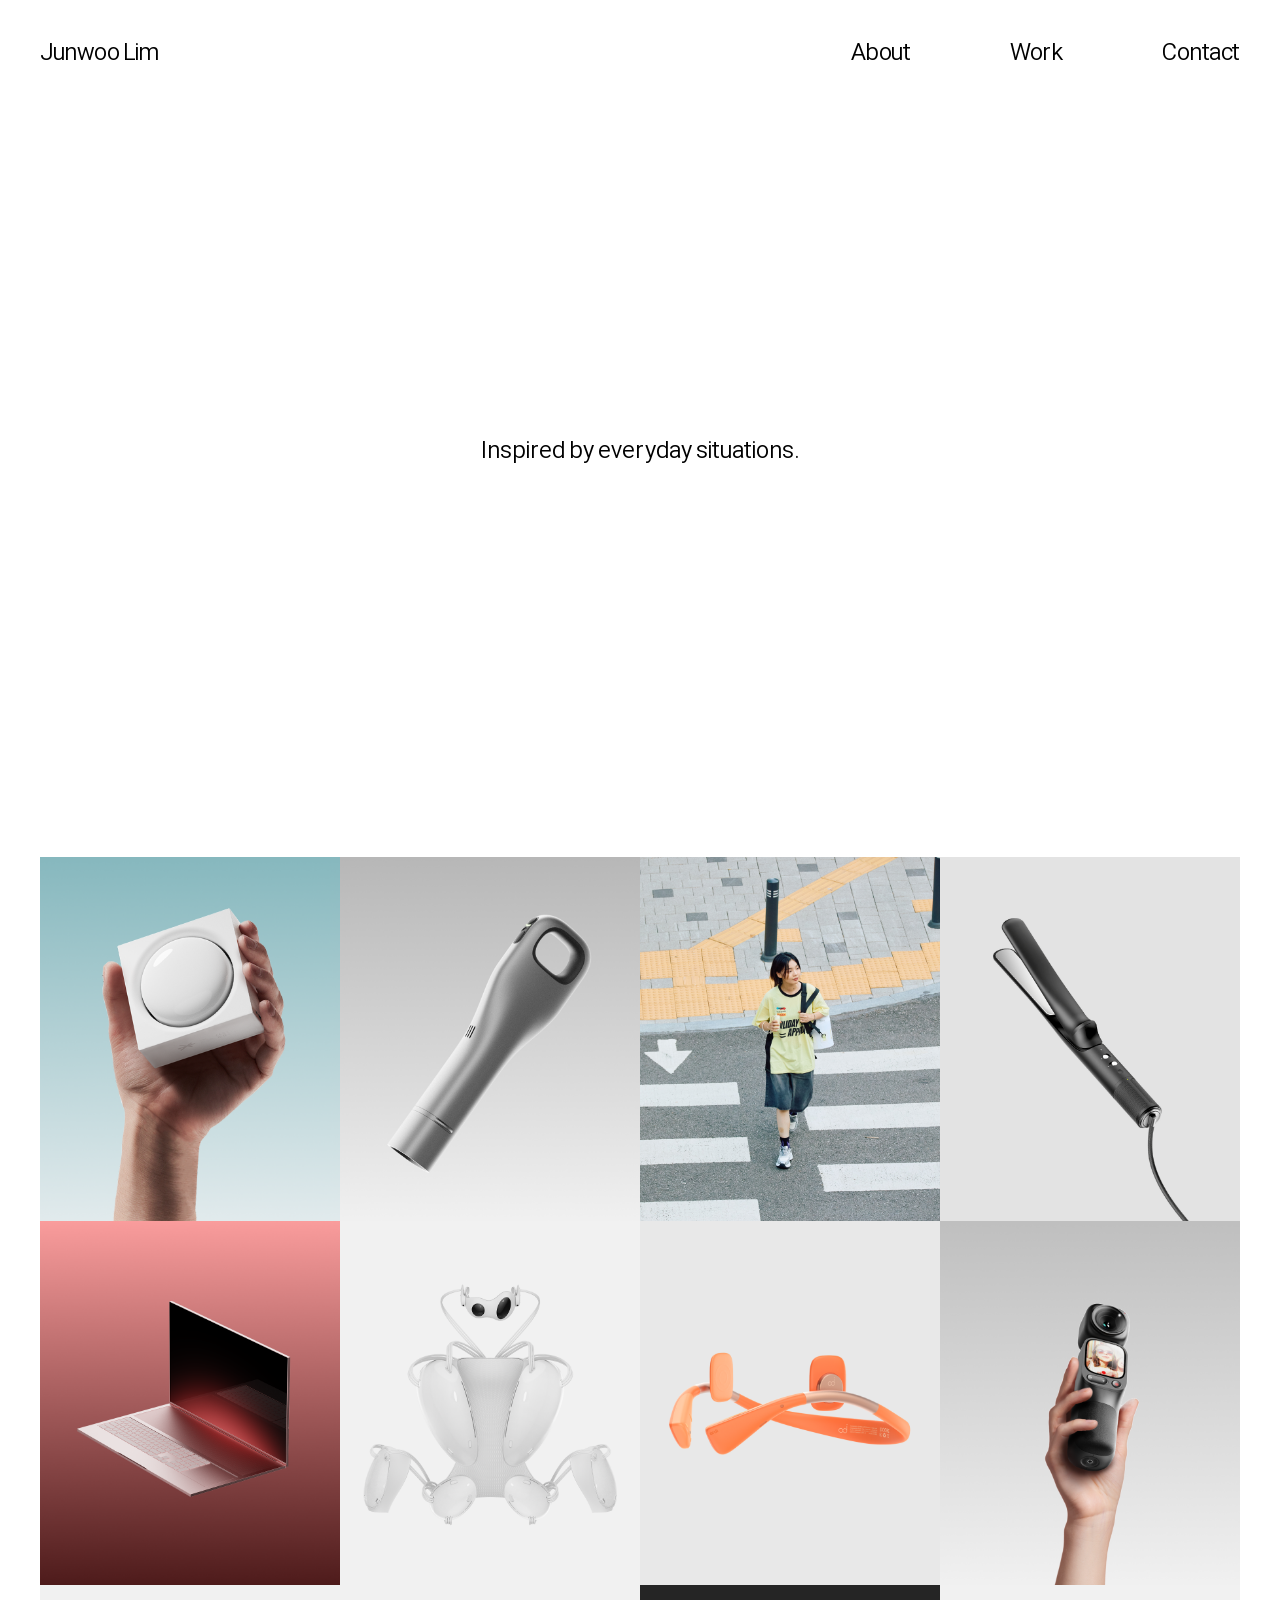
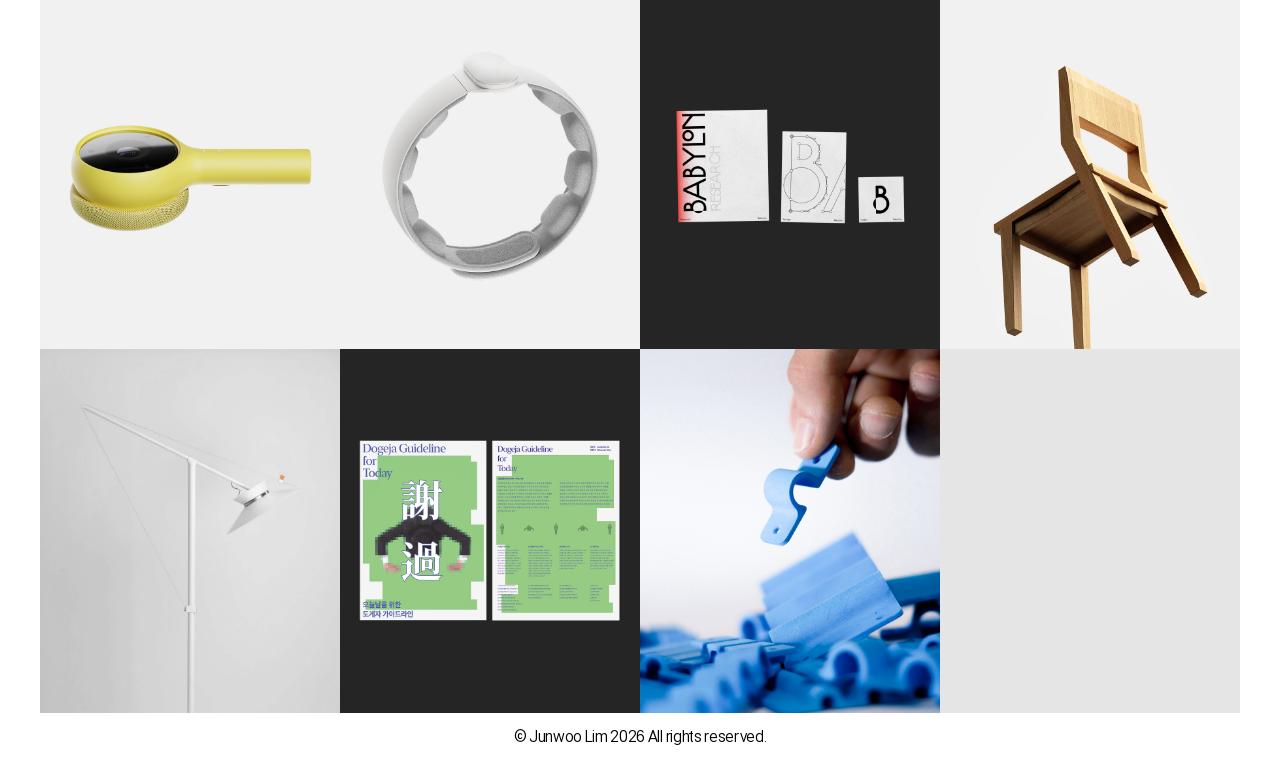
<file: index.html>
<!doctype html>
<html lang="en">
<head>
  <meta charset="utf-8">
  <meta name="viewport" content="width=device-width, initial-scale=1">
  <meta name="description" content="Junwoo Lim is an industrial designer born and based in Seoul, South Korea. Selected work across objects, technology and everyday experiences.">
  <meta name="theme-color" content="#ffffff">
  <script src="page-transitions.js"></script>
  <title>Junwoo Lim — Industrial Designer</title>
  <link rel="preload" href="assets/Freesentation-4Regular.woff2" as="font" type="font/woff2" crossorigin>
  <link rel="stylesheet" href="style.css">
  <script src="site-content.js" defer></script>
<script src="content.js" defer></script>
  <script src="design-slots.js" defer></script>
  <script src="app.js" defer></script>
<script src="ui.js" defer></script>
</head>
<body class="is-loading">
<div id="page-loader" role="status" aria-label="Loading"><svg class="loading-mark" aria-hidden="true" viewBox="0 0 363 113" xmlns="http://www.w3.org/2000/svg">
    <path d="M197.84 30.9515C197.635 55.9936 209.901 80.0177 249.766 87.9579L234.842 113C207.959 106.485 190.787 92.7423 181.28 74.5207C171.672 92.7423 154.5 106.485 127.923 113L113 87.9579C152.66 80.0177 164.926 55.9936 164.926 30.9515V30.7479L120.564 30.7479L120.564 4.48425L244.041 4.48425L244.041 30.7479L197.84 30.7479V30.9515Z"/>
    <path d="M305.983 0C337.006 0 362.577 24.0015 362.765 56.7116C362.577 89.2093 337.006 113.211 305.983 112.998C275.336 113.211 249.578 89.2093 249.766 56.7116C249.578 24.0015 275.336 0 305.983 0ZM305.983 29.3116C290.566 29.3116 278.157 39.0822 278.157 56.7116C278.157 74.1287 290.566 84.9612 305.983 84.7488C321.589 84.9612 333.622 74.1287 333.622 56.7116C333.622 39.0822 321.589 29.3116 305.983 29.3116Z"/>
    <path d="M56.2184 0C87.2414 0 112.812 24.0015 113 56.7116C112.812 89.2093 87.2414 113.211 56.2184 112.998C25.5715 113.211 -0.186995 89.2093 0.00102284 56.7116C-0.186995 24.0015 25.5715 0 56.2184 0ZM56.2184 29.3116C40.8009 29.3116 28.3917 39.0822 28.3917 56.7116C28.3917 74.1287 40.8009 84.9612 56.2184 84.7488C71.8239 84.9612 83.857 74.1287 83.857 56.7116C83.857 39.0822 71.8239 29.3116 56.2184 29.3116Z"/>
  </svg></div>
  <header class="site-header">
    <a class="wordmark" href="index.html" aria-label="Junwoo Lim — back to introduction">Junwoo Lim</a>
    <nav aria-label="Main navigation">
      <a href="about.html">About</a>
      <a href="#work">Work</a>
      <button class="contact-toggle" aria-expanded="false" aria-controls="contact-popover">Contact</button>
    </nav>
  <div id="contact-popover" class="contact-popover" hidden><a href="https://www.instagram.com/junwoo.lim/" target="_blank" rel="noopener noreferrer">@junwoo.lim</a><a href="mailto:junw0726@gmail.com">junw0726@gmail.com</a><span class="contact-phone">+82 10 5353 9357</span></div></header>
  <main>
    <section id="about" class="intro" aria-labelledby="intro-heading">
      <h1 id="intro-heading" class="visually-hidden">Junwoo Lim, industrial designer</h1>
      <p class="intro-copy">Inspired by everyday situations.</p>
    </section>
    <section id="work" class="work" aria-labelledby="work-heading">
      <h2 id="work-heading" class="visually-hidden">Selected work</h2>
      <div id="grid" class="work-grid">
        <figure class="work-card" aria-label="Speaker design">
          <div class="slide is-visible design-card speaker">
            <div class="speaker-crop"><img src="assets/figma-speaker.png" alt="Speaker design" fetchpriority="high"></div>
          </div>
        </figure>
        <figure class="work-card" aria-label="Object design">
          <div class="slide is-visible design-card object">
            <img class="object-art" src="assets/figma-object.png" alt="Object design" fetchpriority="high">
          </div>
        </figure>
        <figure class="work-card" aria-label="Everyday objects and experiences">
          <div class="slide is-visible design-card street">
            <img class="street-art" src="assets/figma-street.png" alt="Everyday objects and experiences">
          </div>
        </figure>
        <figure class="work-card" aria-label="Editorial design">
          <div class="slide is-visible design-card book">
            <div class="book-crop"><img src="assets/figma-book.png" alt="Editorial design"></div>
          </div>
        </figure>
      </div>
      <noscript><p class="noscript-note">Enable JavaScript to see the complete selected work gallery.</p></noscript>
    </section>
    <footer class="copyright">© Junwoo Lim 2026 All rights reserved.</footer>
  </main>
<aside id="project-panel" class="project-panel" aria-label="Project details" hidden><button class="panel-close" aria-label="Close project"><svg viewBox="0 0 16 16" width="12" height="12" aria-hidden="true"><path d="m3 3 10 10M13 3 3 13" fill="none" stroke="currentColor" stroke-width="1.2"/></svg></button><div id="project-content"></div></aside>
<div id="cursor" aria-hidden="true">
  <svg class="cur-mark" viewBox="0 0 363 113" xmlns="http://www.w3.org/2000/svg">
    <path d="M197.84 30.9515C197.635 55.9936 209.901 80.0177 249.766 87.9579L234.842 113C207.959 106.485 190.787 92.7423 181.28 74.5207C171.672 92.7423 154.5 106.485 127.923 113L113 87.9579C152.66 80.0177 164.926 55.9936 164.926 30.9515V30.7479L120.564 30.7479L120.564 4.48425L244.041 4.48425L244.041 30.7479L197.84 30.7479V30.9515Z"/>
    <path d="M305.983 0C337.006 0 362.577 24.0015 362.765 56.7116C362.577 89.2093 337.006 113.211 305.983 112.998C275.336 113.211 249.578 89.2093 249.766 56.7116C249.578 24.0015 275.336 0 305.983 0ZM305.983 29.3116C290.566 29.3116 278.157 39.0822 278.157 56.7116C278.157 74.1287 290.566 84.9612 305.983 84.7488C321.589 84.9612 333.622 74.1287 333.622 56.7116C333.622 39.0822 321.589 29.3116 305.983 29.3116Z"/>
    <path d="M56.2184 0C87.2414 0 112.812 24.0015 113 56.7116C112.812 89.2093 87.2414 113.211 56.2184 112.998C25.5715 113.211 -0.186995 89.2093 0.00102284 56.7116C-0.186995 24.0015 25.5715 0 56.2184 0ZM56.2184 29.3116C40.8009 29.3116 28.3917 39.0822 28.3917 56.7116C28.3917 74.1287 40.8009 84.9612 56.2184 84.7488C71.8239 84.9612 83.857 74.1287 83.857 56.7116C83.857 39.0822 71.8239 29.3116 56.2184 29.3116Z"/>
  </svg>
  <svg class="cur-star" viewBox="105 -12 153 136" xmlns="http://www.w3.org/2000/svg">
    <path d="M119.5 56.5 L150.5 56.5 C181.5 56.5, 212.5 56.5, 243.5 56.5"/>
    <path d="M212.5 2.81 L193.28 36.1 C181.38 56.71, 168.6 78.83, 150.5 110.19"/>
    <path d="M150.5 2.81 L169.72 36.1 C181.62 56.71, 194.4 78.83, 212.5 110.19"/>
  </svg>
</div>
</body>
</html>
</file>
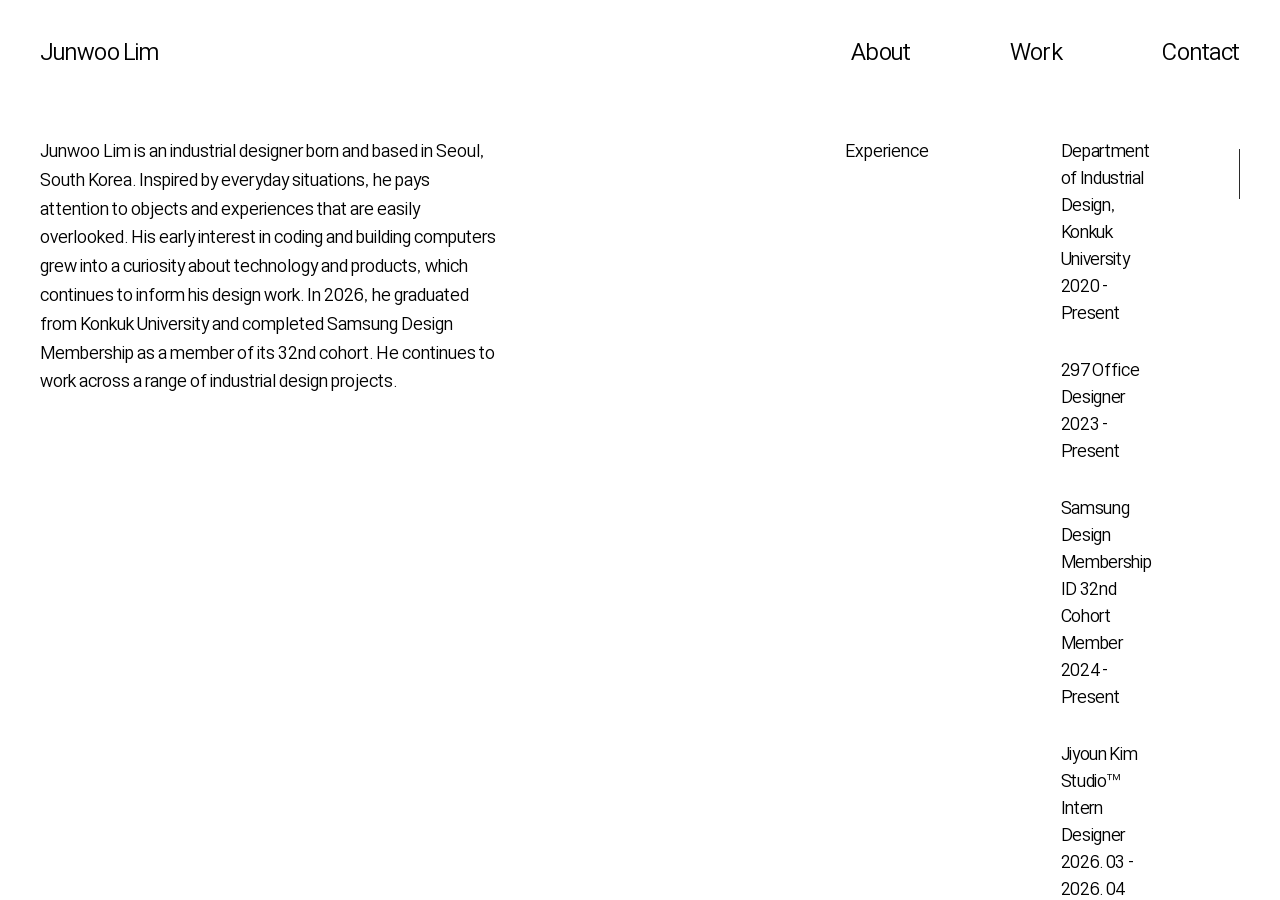
<file: about.html>
<!doctype html>
<html lang="en">
<head>
  <meta charset="utf-8">
  <meta name="viewport" content="width=device-width, initial-scale=1">
  <meta name="description" content="Junwoo Lim is an industrial designer born and based in Seoul, South Korea. Selected work across objects, technology and everyday experiences.">
  <meta name="theme-color" content="#ffffff">
  <script src="page-transitions.js"></script>
  <title>About — Junwoo Lim</title>
  <link rel="preload" href="assets/Freesentation-4Regular.woff2" as="font" type="font/woff2" crossorigin>
  <link rel="stylesheet" href="style.css">
  <script src="site-content.js" defer></script>
<script src="content.js" defer></script>
  
<script src="ui.js" defer></script>
</head>
<body class="about-page"><header class="site-header">
    <a class="wordmark" href="index.html" aria-label="Junwoo Lim — back to introduction">Junwoo Lim</a>
    <nav aria-label="Main navigation">
      <a href="about.html" aria-current="page">About</a>
      <a href="index.html#work">Work</a>
      <button class="contact-toggle" aria-expanded="false" aria-controls="contact-popover">Contact</button>
    </nav>
  <div id="contact-popover" class="contact-popover" hidden><a href="https://www.instagram.com/junwoo.lim/" target="_blank" rel="noopener noreferrer">@junwoo.lim</a><a href="mailto:junw0726@gmail.com">junw0726@gmail.com</a><span class="contact-phone">+82 10 5353 9357</span></div></header><main class="about-layout"><p class="biography"></p><div class="resume-scroll" tabindex="0" aria-label="Experience, awards and exhibitions"></div></main><div id="cursor" aria-hidden="true">
  <svg class="cur-mark" viewBox="0 0 363 113" xmlns="http://www.w3.org/2000/svg">
    <path d="M197.84 30.9515C197.635 55.9936 209.901 80.0177 249.766 87.9579L234.842 113C207.959 106.485 190.787 92.7423 181.28 74.5207C171.672 92.7423 154.5 106.485 127.923 113L113 87.9579C152.66 80.0177 164.926 55.9936 164.926 30.9515V30.7479L120.564 30.7479L120.564 4.48425L244.041 4.48425L244.041 30.7479L197.84 30.7479V30.9515Z"/>
    <path d="M305.983 0C337.006 0 362.577 24.0015 362.765 56.7116C362.577 89.2093 337.006 113.211 305.983 112.998C275.336 113.211 249.578 89.2093 249.766 56.7116C249.578 24.0015 275.336 0 305.983 0ZM305.983 29.3116C290.566 29.3116 278.157 39.0822 278.157 56.7116C278.157 74.1287 290.566 84.9612 305.983 84.7488C321.589 84.9612 333.622 74.1287 333.622 56.7116C333.622 39.0822 321.589 29.3116 305.983 29.3116Z"/>
    <path d="M56.2184 0C87.2414 0 112.812 24.0015 113 56.7116C112.812 89.2093 87.2414 113.211 56.2184 112.998C25.5715 113.211 -0.186995 89.2093 0.00102284 56.7116C-0.186995 24.0015 25.5715 0 56.2184 0ZM56.2184 29.3116C40.8009 29.3116 28.3917 39.0822 28.3917 56.7116C28.3917 74.1287 40.8009 84.9612 56.2184 84.7488C71.8239 84.9612 83.857 74.1287 83.857 56.7116C83.857 39.0822 71.8239 29.3116 56.2184 29.3116Z"/>
  </svg>
  <svg class="cur-star" viewBox="105 -12 153 136" xmlns="http://www.w3.org/2000/svg">
    <path d="M119.5 56.5 L150.5 56.5 C181.5 56.5, 212.5 56.5, 243.5 56.5"/>
    <path d="M212.5 2.81 L193.28 36.1 C181.38 56.71, 168.6 78.83, 150.5 110.19"/>
    <path d="M150.5 2.81 L169.72 36.1 C181.62 56.71, 194.4 78.83, 212.5 110.19"/>
  </svg>
</div>
</body></html>
</file>
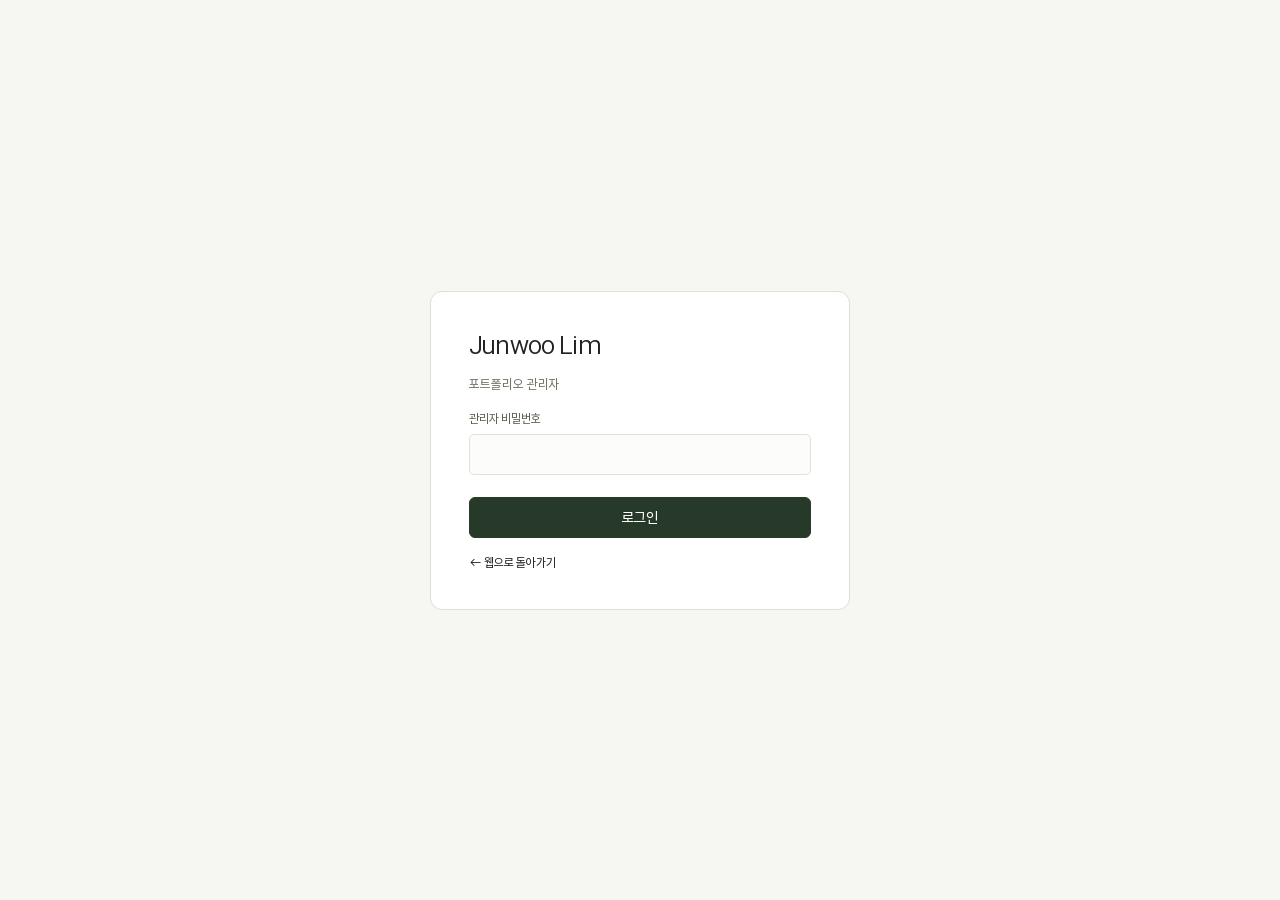
<file: login.html>
<!doctype html><html lang="ko"><head><meta charset="utf-8"><meta name="viewport" content="width=device-width,initial-scale=1"><title>관리자 로그인 · Junwoo Lim</title><link rel="stylesheet" href="admin.css"><script src="login.js" defer></script><style>body{min-height:100svh;display:grid;place-items:center}.login{width:min(420px,calc(100% - 40px));padding:38px;background:white;border:1px solid #dedfd9;border-radius:12px}.login h1{font-size:26px}.login button{width:100%;margin-top:22px}.login p{font-size:14px;color:#6c7765}#login-status{color:#a24b3e;white-space:pre-wrap}.login a{font-size:13px}</style></head><body><form class="login" id="login-form"><h1>Junwoo Lim</h1><p>포트폴리오 관리자</p><label for="password">관리자 비밀번호</label><input id="password" type="password" autocomplete="current-password" required maxlength="1024"><button class="primary" type="submit">로그인</button><p id="login-status" role="status" aria-live="polite"></p><a href="/">← 웹으로 돌아가기</a></form></body></html>
</file>
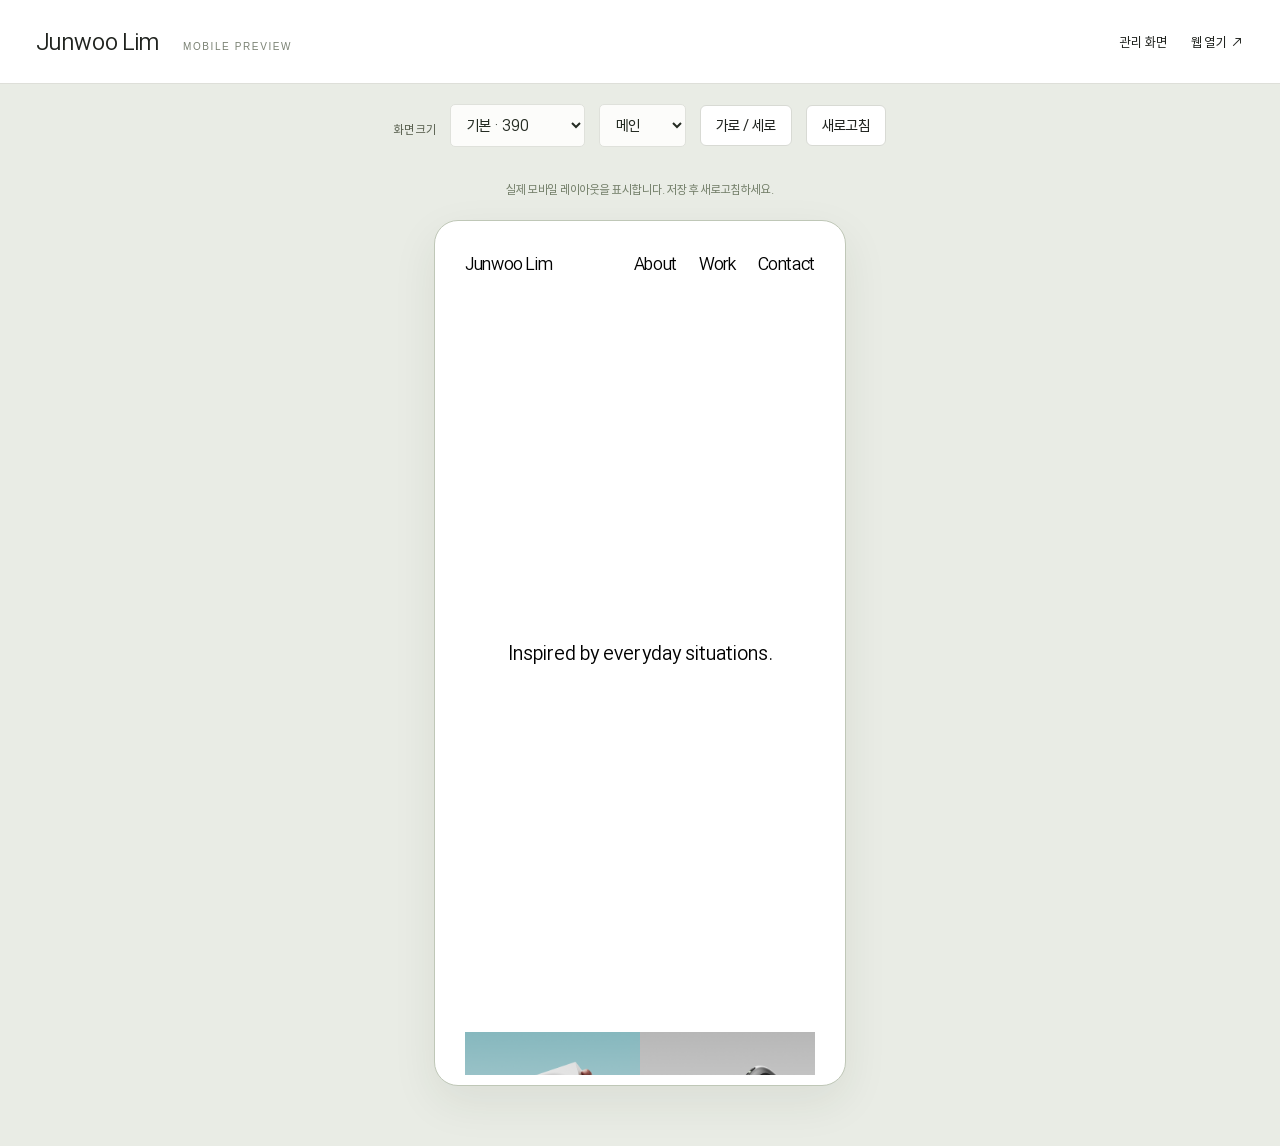
<file: mobile.html>
<!doctype html><html lang="ko"><head><meta charset="utf-8"><meta name="viewport" content="width=device-width,initial-scale=1"><title>Junwoo Lim · 모바일 미리보기</title><link rel="stylesheet" href="admin.css"><style>body{background:#e9ece5}.preview-toolbar{display:flex;justify-content:center;align-items:center;gap:14px;flex-wrap:wrap;padding:20px}.preview-toolbar select{width:auto}.phone{margin:20px auto 60px;padding:10px;border:1px solid #bfc7b7;background:#fff;border-radius:24px;width:max-content;box-shadow:0 16px 45px #24371b14}iframe{display:block;border:0;border-radius:16px;width:390px;height:844px;background:#fff}.preview-label{text-align:center;color:#75806b;font-size:13px}@media(max-width:480px){.phone{padding:0;border:0;border-radius:0;margin:0 auto}.phone iframe{border-radius:0}.preview-toolbar{padding:14px;gap:8px}header .brand{font-size:18px}header{flex-wrap:wrap}}</style><script src="mobile.js" defer></script></head><body><header><a class="brand" href="admin.html">Junwoo Lim <span>MOBILE PREVIEW</span></a><div class="actions"><a href="admin.html">관리 화면</a><a href="index.html" target="_blank">웹 열기 ↗</a></div></header><div class="preview-toolbar"><label for="size">화면 크기</label><select id="size"><option value="320,740">작은 화면 · 320</option><option value="390,844" selected>기본 · 390</option><option value="430,932">큰 화면 · 430</option></select><select id="page" aria-label="미리보기 페이지"><option value="index.html">메인</option><option value="index.html#work">작업물</option><option value="about.html">About</option></select><button id="rotate">가로 / 세로</button><button id="refresh">새로고침</button></div><p class="preview-label">실제 모바일 레이아웃을 표시합니다. 저장 후 새로고침하세요.</p><div class="phone"><iframe id="preview" title="모바일 포트폴리오 미리보기" src="index.html"></iframe></div></body></html>
</file>
<file: style.css>
@font-face {
  font-family: Freesentation;
  src: url('assets/Freesentation-4Regular.woff2') format('woff2');
  font-style: normal;
  font-weight: 400;
  font-display: swap;
}
:root {
  --margin: 40px;
  --peek: 43px;
  --fade: 650ms;
  --ink: #2a2a2a;
  --text-ink: #000000;
  /* Difference blending: #fff - #d5d5d5 = #2a2a2a on a white background. */
  --cursor-ink: #d5d5d5;
}
* { box-sizing: border-box; }
html { scrollbar-width: none; }
html::-webkit-scrollbar { display: none; }
body { margin: 0; color:var(--text-ink); background: #fff; font-family: Freesentation, Arial, sans-serif; font-weight: 400; }
a { color: inherit; text-decoration: none; }
a:focus-visible { outline: 1px solid currentColor; outline-offset: 8px; }
.site-header {
  position: fixed;
  z-index: 20;
  inset: 40px var(--margin) auto;
  display: flex;
  align-items: flex-start;
  justify-content: space-between;
  pointer-events: none;
  font-size: 24px;
  line-height: 1;
  letter-spacing: -.02em;
}
.site-header a { pointer-events: auto; }
.site-header nav { display: flex; gap: 100px; }
.site-header a { transition: opacity 160ms ease; }
.site-header a:hover { opacity: .5; }
.site-header a,
.intro-copy { text-box-trim: trim-both; text-box-edge: cap alphabetic; }
.intro { position: relative; height: calc(100svh - var(--peek)); min-height: 600px; }
.intro-copy {
  position: absolute;
  left: 50%;
  top: 50svh;
  transform: translate(-50%, -50%);
  width: min(804px, calc(100% - 2 * var(--margin)));
  margin: 0;
  font-size: 24px;
  line-height: 1.6;
  text-align: center;
}
.work { margin: 0 var(--margin); }
.work-grid { display: grid; grid-template-columns: repeat(4, minmax(0, 1fr)); gap: 0; }
.work-card { position: relative; min-width: 0; aspect-ratio: 459 / 557; margin: 0; overflow: hidden; background: #e5e5e5; }
.slide { position: absolute; inset: 0; overflow: hidden; opacity: 0; transition: opacity var(--fade) cubic-bezier(.4, 0, .2, 1); }
.slide.is-visible { opacity: 1; }
.slide > .gallery-image { display: block; width: 100%; height: 100%; object-fit: cover; }
.design-card img { display: block; max-width: none; }
.speaker { background: linear-gradient(#87b8bf, #e2ebed); }
.speaker-crop { position: absolute; left: 15.835%; top: 11.331%; width: 68.537%; height: 88.669%; overflow: hidden; }
.speaker-crop img { position: absolute; width: 321.9%; height: 134.55%; left: -104.31%; top: -34.51%; }
.object { background: linear-gradient(#b8b8b8, #f1f1f1); }
.object-art { position: absolute; left: 50.15%; top: 52.268%; width: 80.925%; height: 81.409%; transform: translate(-50%, -50%) rotate(3.63deg); object-position: bottom; }
.street { background: #e5e5e5; }
.street-art { position: absolute; left: -4.772%; top: -14.028%; width: 107.159%; height: 134.353%; object-fit: contain; }
.book { background: #e3e3e3; }
.book-crop { position: absolute; left: 15.47%; top: 0; width: 69.28%; height: 100%; overflow: hidden; }
.book-crop img { position: absolute; width: 243.46%; height: 100.03%; left: -72.78%; top: -.02%; }
.contact { position: relative; min-height: 65svh; padding: 130px var(--margin) 90px; display: flex; flex-direction: column; align-items: center; justify-content: center; text-align: center; font-size: 24px; line-height: 1.6; }
.contact h2 { font-size: inherit; font-weight: 400; margin: 0 0 40px; }
.contact p { margin: 0; }
.contact-details { margin-top: 12px !important; }
.contact-details a { text-decoration: underline; text-underline-offset: 5px; }
.back-top { display: inline-block; font-size: 18px; margin-top: 70px; }
.back-top span { margin-left: 8px; }
.noscript-note { padding: 25px 0; }
.visually-hidden { position: absolute; width: 1px; height: 1px; padding: 0; margin: -1px; overflow: hidden; clip-path: inset(50%); white-space: nowrap; border: 0; }
.skip-link { position: fixed; top: 8px; left: 8px; z-index: 50; padding: 12px 16px; color: #fff; background:var(--ink); transform: translateY(-160%); }
.skip-link:focus { transform: translateY(0); }
@media (max-width: 1100px) {
  .site-header nav { gap: clamp(28px, 5.2vw, 70px); }
  .intro-copy { width: min(804px, calc(100% - 120px)); }
}
@media (max-width: 700px) {
  :root { --margin: 20px; --peek: 43px; }
  .site-header { top: 24px; font-size: 18px; }
  .site-header nav { gap: 22px; }
  .intro { min-height: 620px; }
  .intro-copy { top: max(50svh, 310px); width: calc(100% - 48px); font-size: 20px; line-height: 1.6; }
  .contact { font-size: 20px; }
}
@media (max-width: 360px) {
  .site-header { font-size: 16px; }
  .site-header nav { gap: 14px; }
  .intro-copy { font-size: 18px; }
}
@media (prefers-reduced-motion: reduce) {
  .slide, .site-header a { transition: none; }
}
/* Page 3: independent About and half-width project canvas. */
.site-header::before { content:''; position:absolute; z-index:-1; top:-40px; left:calc(-1 * var(--margin)); right:calc(-1 * var(--margin)); height:87px; background:#fff; }
.intro { min-height:0; }
.intro-copy { width:auto; white-space:nowrap; }
.work { scroll-margin-top:87px; }
.work-grid { transition:width 500ms cubic-bezier(.22,.61,.36,1); width:100%; }
.work-card { cursor:pointer; }
.work-card:focus-visible { outline:2px solid var(--ink); outline-offset:-4px; z-index:1; }
.design-crop { position:absolute; overflow:hidden; }
.design-crop img { position:absolute; max-width:none; }
.composition-speaker { background:linear-gradient(#87b8bf,#e2ebed); }
.composition-object { background:linear-gradient(#b8b8b8,#f1f1f1); }
.composition-object .design-crop { overflow:visible; }
.composition-object img { transform:rotate(3.63deg) scale(.93); }
.composition-street { background:#e5e5e5; }
.composition-street img { object-fit:contain; }
.composition-book { background:#e3e3e3; }
.composition-pink { background:linear-gradient(#bbb,#f1f1f1); }
.pink-vector { position:absolute; left:-4.825%; top:68.773%; width:508.308px; height:260.475px; transform-origin:top left; transform:scale(var(--tile-scale,1)); }
.composition-robot,.composition-small,.composition-belt,.composition-edit,.composition-photo,.composition-scene { background:#f1f1f1; }
.composition-orange { background:#e8e8e8; }
.composition-camera { background:linear-gradient(#bfbfbf,#f1f1f1); }
.composition-book2,.composition-dark { background:#252525; }
.composition-last { background:linear-gradient(#ababab,#f1f1f1); }
.project-panel { position:fixed; z-index:15; top:0; right:0; bottom:0; width:51.15%; padding:87px 30px 30px; background:#fff; overflow-y:auto; overscroll-behavior:contain; transform:translateX(100%); transition:transform 500ms cubic-bezier(.22,.61,.36,1); scrollbar-width:thin; }
.project-panel[hidden] { display:none; }
.detail-open .project-panel { transform:translateX(0); }
.detail-open .work-grid { width:48.8%; grid-template-columns:repeat(2,minmax(0,1fr)); }
.detail-open .intro { display:none; }
.detail-open .work { padding-top:87px; }
.detail-open .contact { display:none; }
.panel-close { position:fixed; z-index:2; top:63px; right:30px; font:inherit; font-size:14px; background:white; border:0; padding:2px 0 4px 12px; cursor:pointer; }
.detail-hero { position:relative; aspect-ratio:922/654; overflow:hidden; background:#f1f1f1; }
.detail-hero .slide { opacity:1; }
.detail-hero .composition-belt .design-crop { left:22.89% !important; top:11.31% !important; width:54.12% !important; height:79.97% !important; }
.detail-caption { margin:30px 0 40px; max-width:705px; font-size:18px; line-height:1.6; }
.detail-caption h2 { font-size:18px; font-weight:400; margin:0; }
.detail-image { display:block; width:100%; height:auto; margin:0 0 30px; }
.detail-secondary { margin-top:40px; }
.about-layout { padding:137px var(--margin) 0; display:grid; grid-template-columns:minmax(0,705fr) minmax(0,529fr) minmax(0,606fr); height:100svh; overflow:hidden; }
.biography { grid-column:1; margin:0; font-size:18px; line-height:1.6; text-box-trim:trim-both; text-box-edge:cap alphabetic; }
.resume-scroll { grid-column:3; height:100%; overflow-y:auto; overscroll-behavior:contain; padding:0 40px 80px 0; scrollbar-width:thin; }
.resume-section { display:grid; grid-template-columns:216fr 299fr; column-gap:0; margin:0 0 90px; font-size:18px; line-height:1.5; }
.resume-section h2 { margin:0; font-size:18px; font-weight:400; }
.resume-section p { margin:0 0 30px; color:var(--text-ink); letter-spacing:-.02em; }
.resume-section p:last-child { margin:0; }
@media(max-width:1100px) { .about-layout { grid-template-columns:1fr 1fr; gap:8vw; } .resume-scroll { grid-column:2; padding-right:0; } .resume-section { grid-template-columns:110px 1fr; } }
@media(max-width:700px) {
 .site-header::before { top:-24px; height:72px; }
 .intro-copy { font-size:20px; top:50svh; }
 .intro { min-height:0; }
 .work { scroll-margin-top:72px; }
 .work-grid { grid-template-columns:repeat(2,minmax(0,1fr)); }
 .project-panel { width:100%; top:72px; padding:30px 20px; }
 .panel-close { top:4px; right:20px; }
 .detail-open .work-grid { width:100%; transform:translateX(-25%); opacity:.4; }
 .detail-open .work { padding-top:72px; }
 .about-layout { padding-top:110px; display:flex; flex-direction:column; gap:40px; }
 .biography { font-size:16px; flex-shrink:0; }
 .resume-scroll { min-height:0; width:100%; }
 .resume-section { font-size:16px; grid-template-columns:110px 1fr; margin-bottom:55px; }
 .resume-section h2 { font-size:16px; }
}
@media(prefers-reduced-motion:reduce) { .work-grid,.project-panel { transition:none; } }
.composition-object .design-crop { left:9.68% !important; top:11.56% !important; width:80.925% !important; height:81.409% !important; }
.composition-object img { transform:rotate(3.63deg); object-position:bottom; }
.resume-scroll { padding-right:91px; }
.resume-section { grid-template-columns:216px minmax(0,1fr); }
.resume-section p,.resume-section h2 { text-box-trim:trim-both; text-box-edge:cap alphabetic; }
.resume-section:not(:first-child) { line-height:1.25; }
.panel-close { position:sticky; top:0; float:right; margin:0 8px -26px 0; transform:translateY(8px); padding:4px 8px; }
.detail-hero:not(.composition-belt):not(.original-project) .slide { left:20.75%; width:58.5%; background:none; }
@media(max-width:1100px) { .resume-scroll { padding-right:0; } .resume-section { grid-template-columns:110px minmax(0,1fr); } }
@media(max-width:700px) { .panel-close { top:0; right:auto; } }
/* Requested navigation, footer, and original vector cursor. */
.site-header::before { content:none; }
.detail-open .site-header::before { content:''; left:auto; right:calc(-1 * var(--margin)); width:51.15vw; top:-40px; height:87px; background:#fff; }
.contact-toggle { font:inherit; letter-spacing:inherit; line-height:inherit; color:inherit; background:none; border:0; padding:0; pointer-events:auto; cursor:pointer; text-box-trim:trim-both; text-box-edge:cap alphabetic; }
.contact-toggle:hover { opacity:.5; }
.contact-toggle:focus-visible,.panel-close:focus-visible { outline:1px solid currentColor; outline-offset:6px; }
.contact-popover { position:absolute; right:0; top:40px; padding:16px 20px; background:white; border:1px solid #e5e5e5; font-size:18px; line-height:1.6; letter-spacing:-.02em; pointer-events:auto; }
.contact-popover[hidden] { display:none; }
.contact-popover a { display:block; white-space:nowrap; }
.copyright { text-align:center; margin:40px var(--margin) 0; padding-bottom:40px; font-family:Freesentation,Arial,sans-serif; font-size:14pt; font-weight:400; line-height:1.2; letter-spacing:-.02em; text-box-trim:trim-start; text-box-edge:cap alphabetic; }
.detail-open .copyright { display:none; }
.panel-close { display:flex; align-items:center; justify-content:center; width:24px; height:24px; padding:6px; background:none; border:0; box-shadow:none; border-radius:0; color:var(--ink); }
.panel-close svg { display:block; flex:none; }
#cursor { position:fixed; left:0; top:0; z-index:300; width:0; height:0; pointer-events:none; mix-blend-mode:difference; opacity:0; will-change:transform; }
#cursor svg { position:absolute; left:0; top:0; height:auto; }
#cursor .cur-mark { display:block; width:40px; transform:translate(-50%,-50%); }
#cursor .cur-mark path { fill:var(--cursor-ink); }
#cursor .cur-star { display:none; width:25px; transform:translate(-50%,-50%); fill:none; stroke:var(--cursor-ink); stroke-width:28; stroke-linecap:butt; }
body.star-cursor #cursor .cur-mark { display:none; }
body.star-cursor #cursor .cur-star { display:block; animation:starSpin 2600ms cubic-bezier(.65,0,.35,1) infinite; }
@keyframes starSpin { 0% { transform:translate(-50%,-50%) rotate(0deg); } 42.31%,100% { transform:translate(-50%,-50%) rotate(360deg); } }
@media(hover:hover) and (pointer:fine) { body.cursor-on, body.cursor-on * { cursor:none !important; } body.cursor-on #cursor { opacity:1; } }
@media(hover:none),(pointer:coarse) { #cursor { display:none; } }
@media(prefers-reduced-motion:reduce) { body.star-cursor #cursor .cur-star { animation:none; } }
@media(max-width:700px) { .detail-open .site-header::before { width:100vw; top:-24px; height:72px; } .contact-popover { top:32px; font-size:16px; } }
.contact-popover a { text-box-trim:none; text-box-edge:auto; line-height:1.6; }
/* Final spacing and 1.5-second entrance. */
.contact-phone { display:block; white-space:nowrap; line-height:1.6; }
.copyright { font-size:12pt; margin:0 var(--margin); padding:10pt 0; text-box-trim:trim-both; }
.panel-close { margin:0 8px -24px 0; transform:translateY(8px); padding:0; width:12px; height:12px; }
body.is-loading { overflow:hidden; }
#page-loader { position:fixed; inset:0; z-index:400; display:grid; place-items:center; background:#fff; animation:loaderExit 200ms ease 1300ms forwards; }
.loading-mark { display:block; width:80px; height:auto; fill:var(--ink); transform-origin:center; animation:loaderTurn 800ms cubic-bezier(.16,.8,.24,1) 500ms both; }
@keyframes loaderTurn { from { transform:rotate(0deg); } to { transform:rotate(360deg); } }
@keyframes loaderExit { from { opacity:1; } to { opacity:0; visibility:hidden; } }
@media(prefers-reduced-motion:reduce) { .loading-mark { animation:none; } }
.panel-close { right:auto; }
.loading-mark { animation:none; }
.contact-line { display:block; white-space:nowrap; line-height:1.6; }
.biography,.resume-section p,.detail-text { white-space:pre-wrap; }
.detail-text p { margin:0; }
.detail-text a { text-decoration:underline; text-underline-offset:3px; }

/* Shared About / main page entrance and exit; the fixed navigation stays in place. */
html.page-transition-ready body > main {
  opacity:0;
  transform:translate3d(0,12px,0);
  transition:opacity 560ms cubic-bezier(.22,.61,.36,1), transform 560ms cubic-bezier(.22,.61,.36,1);
}
html.page-transition-ready.is-page-visible body > main {
  opacity:1;
  transform:none;
}
html.page-transition-ready.is-page-leaving body > main {
  opacity:0;
  transform:translate3d(0,-8px,0);
  transition-duration:240ms;
  pointer-events:none;
}
html.is-internal-navigation #page-loader { display:none; }
html.is-page-leaving .project-panel {
  opacity:0;
  transition:opacity 240ms ease;
  pointer-events:none;
}
@media(prefers-reduced-motion:reduce) {
  html.page-transition-ready body > main,
  html.page-transition-ready.is-page-visible body > main,
  html.page-transition-ready.is-page-leaving body > main {
    opacity:1;
    transform:none;
    transition:none;
  }
  html.is-page-leaving .project-panel { transition:none; }
}

/* Text can be selected in page content; navigation stays non-selectable. */
body > main, #project-content { -webkit-user-select:text; user-select:text; }
.site-header, .site-header * { -webkit-user-select:none; user-select:none; -webkit-user-drag:none; }
main::selection, main *::selection, #project-content::selection, #project-content *::selection { background:#2a2a2a; color:#fff; text-shadow:none; }
main::-moz-selection, main *::-moz-selection, #project-content::-moz-selection, #project-content *::-moz-selection { background:#2a2a2a; color:#fff; text-shadow:none; }

/* About's 1 × 50px marker only displays position; it has no mouse controls. */
.about-page .resume-scroll { scrollbar-width:none; -ms-overflow-style:none; touch-action:pan-y; }
.about-page .resume-scroll::-webkit-scrollbar { display:none; width:0; height:0; }
.about-scroll-indicator { position:fixed; top:0; right:var(--margin); z-index:18; width:1px; height:50px; background:#2a2a2a; pointer-events:none; -webkit-user-select:none; user-select:none; }
.about-scroll-indicator[hidden] { display:none; }
html.page-transition-ready .about-scroll-indicator { opacity:0; transition:opacity 560ms cubic-bezier(.22,.61,.36,1); }
html.page-transition-ready.is-page-visible .about-scroll-indicator { opacity:1; }
html.page-transition-ready.is-page-leaving .about-scroll-indicator { opacity:0; transition-duration:240ms; }
@media(max-width:700px) {
  .about-page .about-layout {
    padding-top:calc((110px + var(--about-header-bottom, 37px)) / 2);
    padding-bottom:40px;
    gap:80px;
    height:auto;
    min-height:100svh;
    overflow:visible;
  }
  .about-page .resume-scroll {
    flex:none;
    height:auto;
    overflow:visible;
    overscroll-behavior:auto;
  }
  .about-scroll-indicator { display:none; }
  .project-panel, .resume-scroll { scrollbar-width:none; -ms-overflow-style:none; -webkit-overflow-scrolling:touch; }
  .project-panel::-webkit-scrollbar, .resume-scroll::-webkit-scrollbar { display:none; width:0; height:0; }
}
@media(hover:none), (pointer:coarse) {
  .about-scroll-indicator { display:none; }
  .project-panel, .resume-scroll { scrollbar-width:none; }
  .project-panel::-webkit-scrollbar, .resume-scroll::-webkit-scrollbar { display:none; width:0; height:0; }
}
@media(prefers-reduced-motion:reduce) { .about-scroll-indicator { transition:none !important; } }
</file>
<file: admin.css>
@font-face{font-family:Freesentation;src:url('assets/Freesentation-4Regular.woff2')}*{box-sizing:border-box}body{margin:0;background:#f6f6f3;color:#20231f;font:16px Freesentation,Arial,sans-serif}button,input,textarea,select{font:inherit}button,a{touch-action:manipulation}button{cursor:pointer;border:1px solid #d8dad4;background:white;padding:10px 15px;border-radius:6px;color:inherit}button:hover{background:#ebeee7}button:disabled{opacity:.45;cursor:wait}a{color:inherit;text-decoration:none}header{position:sticky;top:0;z-index:10;height:84px;padding:0 36px;display:flex;align-items:center;justify-content:space-between;background:#fff;border-bottom:1px solid #dedfd9}.brand{font-size:24px}.brand span{margin-left:20px;font:10px Arial;letter-spacing:.16em;color:#7b8274}.actions{display:flex;align-items:center;gap:24px;font-size:14px}.primary{background:#273a2a;color:white;border-color:#273a2a}.primary:hover{background:#3e5541}.shell{display:grid;grid-template-columns:240px 1fr;min-height:calc(100vh - 84px)}aside{padding:40px 24px;background:#fff;border-right:1px solid #dedfd9}nav{display:grid;gap:8px}nav button{display:flex;justify-content:space-between;text-align:left;border:0;background:none;padding:14px}nav .selected{background:#edf1e9;color:#304a32}nav span{font-size:12px;color:#8a9385}.eyebrow{font:10px Arial;letter-spacing:.16em;color:#7b8274;margin:0 14px 20px}.storage-note{font-size:13px;line-height:1.7;color:#747b6e;margin-top:48px}#status{font-size:13px;line-height:1.5;color:#476b40;overflow-wrap:anywhere}main{padding:48px clamp(24px,4vw,70px);max-width:1500px;width:100%}h1{font-size:32px;font-weight:400;letter-spacing:-.03em;margin:0 0 10px}h2{font-size:22px;font-weight:400;margin:0}h3{font-size:18px;font-weight:400;margin:0}p{line-height:1.5}.sub{color:#7b8274;font-size:14px;margin:0 0 32px}.bar{display:flex;align-items:center;justify-content:space-between;gap:16px;margin:30px 0 18px}.panel{background:white;border:1px solid #dedfd9;border-radius:10px;padding:24px;margin:20px 0}label{display:block;color:#59604f;font-size:13px;margin:16px 0 8px}input,textarea,select{width:100%;background:#fcfcfa;border:1px solid #dfe1db;border-radius:5px;padding:10px 12px;color:#252c23}textarea{min-height:100px;resize:vertical;line-height:1.5}input:focus,textarea:focus,select:focus{outline:2px solid #a8b99a;outline-offset:1px}.project-layout{display:grid;grid-template-columns:230px minmax(0,1fr);gap:26px}.project-list{display:flex;flex-direction:column;gap:8px}.project-pick{display:flex;align-items:center;gap:10px;text-align:left;padding:8px}.project-pick.active{border-color:#526e42;background:#edf1e9}.project-pick img{width:42px;height:48px;object-fit:cover;background:#eee}.project-pick span{overflow-wrap:anywhere}.block{padding:18px;border:1px solid #e0e3da;border-radius:7px;margin:14px 0;background:#fafbf8}.block-head{display:flex;align-items:center;justify-content:space-between;gap:12px}.tools{display:flex;gap:5px}.tools button{font-size:12px;padding:5px 9px}.thumb{display:block;max-width:100%;height:150px;object-fit:contain;margin:14px auto;background:#f0f1ed}.row{display:grid;grid-template-columns:1fr 1fr;gap:16px}.hint{font-size:13px;color:#7b8274}.danger{color:#a24b3e}.empty{padding:32px;text-align:center;color:#858e7b;border:1px dashed #ccd1c6;border-radius:7px}.pill{font-size:11px;background:#edf1e9;color:#53674a;padding:4px 8px;border-radius:20px}.backup{display:flex;gap:10px;flex-wrap:wrap}a:hover{text-decoration:underline}.text-block{white-space:pre-wrap}@media(max-width:1000px){.project-layout{grid-template-columns:1fr}.project-list{display:grid;grid-template-columns:repeat(2,1fr)}.shell{grid-template-columns:190px 1fr}.brand span{display:none}header{padding:16px;height:auto;gap:14px}.actions{gap:12px;flex-wrap:wrap}}@media(max-width:650px){.shell{display:block}aside{padding:18px}nav{grid-template-columns:repeat(4,1fr);gap:0}nav button{padding:10px;font-size:13px}nav span,.storage-note,.eyebrow{display:none}#status{margin:12px 0 0}main{padding:24px 16px}.actions{font-size:12px}.brand{font-size:20px}.row{grid-template-columns:1fr}.panel{padding:16px}}
</file>
